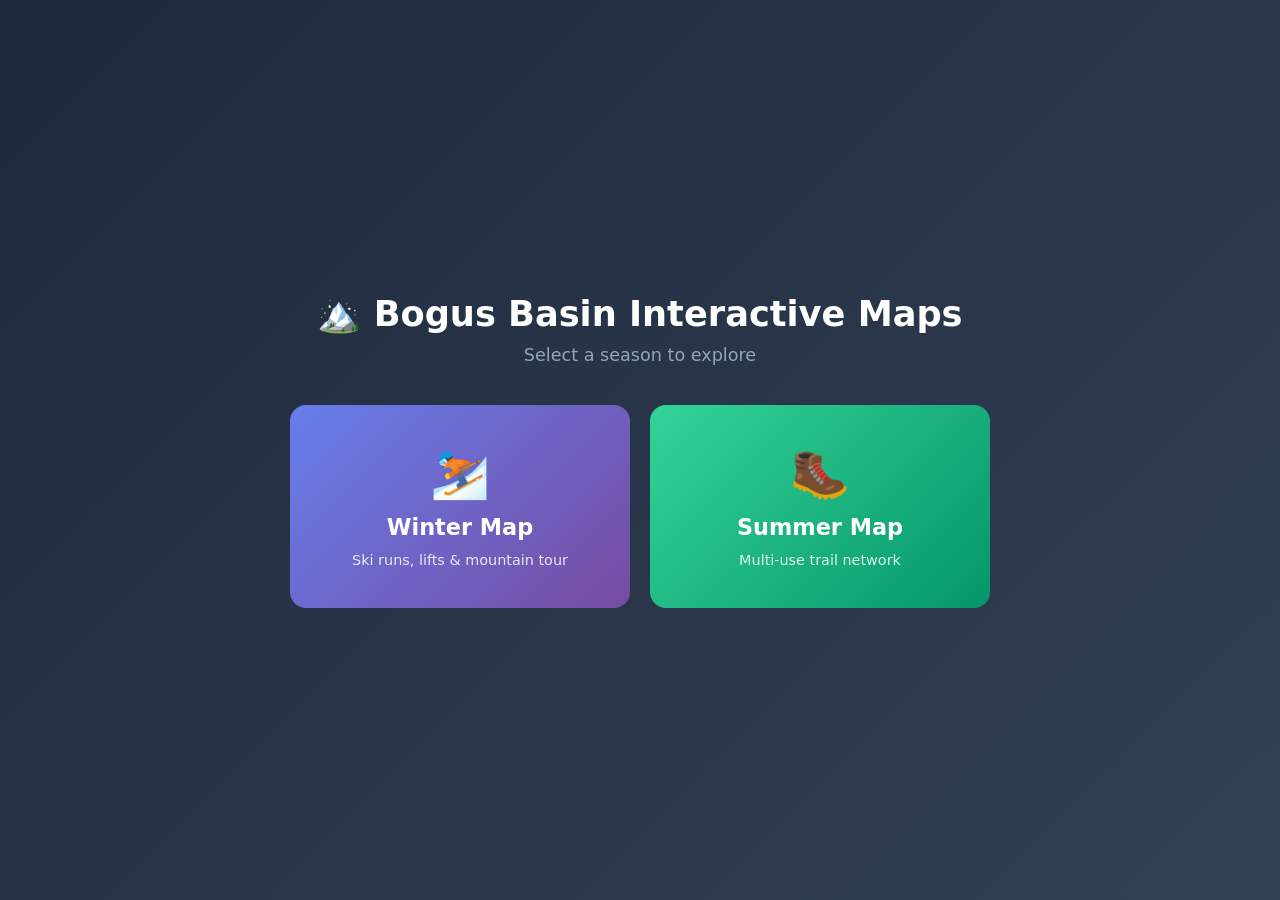
<file: index.html>
<!DOCTYPE html>
<html lang="en">
<head>
    <meta charset="UTF-8">
    <meta name="viewport" content="width=device-width, initial-scale=1.0">
    <title>Bogus Basin Interactive Maps</title>
    <link rel="icon" href="data:image/svg+xml,%3Csvg xmlns='http://www.w3.org/2000/svg' viewBox='0 0 64 64'%3E%3Cdefs%3E%3ClinearGradient id='sky' x1='0%25' y1='0%25' x2='0%25' y2='100%25'%3E%3Cstop offset='0%25' style='stop-color:%23667eea;stop-opacity:1'/%3E%3Cstop offset='100%25' style='stop-color:%23764ba2;stop-opacity:1'/%3E%3C/linearGradient%3E%3C/defs%3E%3Crect fill='url(%23sky)' width='64' height='64'/%3E%3Cpath fill='%235a67d8' d='M0 64 L20 30 L45 64 Z'/%3E%3Cpath fill='%236b7bb8' d='M15 64 L32 15 L55 64 Z'/%3E%3Cpath fill='%23ffffff' d='M32 15 L28 25 L32 22 L36 25 Z'/%3E%3Cpath fill='%23e0e7ff' d='M28 25 L32 22 L36 25 L40 35 L32 30 L24 35 Z'/%3E%3Cpath fill='%238b9dc3' d='M35 64 L48 35 L64 64 Z'/%3E%3Cpath fill='%23ffffff' d='M48 35 L46 40 L48 38 L50 40 Z'/%3E%3C/svg%3E">
    <style>
        * { margin: 0; padding: 0; box-sizing: border-box; }
        body {
            font-family: 'Segoe UI', system-ui, -apple-system, sans-serif;
            display: flex;
            justify-content: center;
            align-items: center;
            min-height: 100vh;
            background: linear-gradient(135deg, #1e293b 0%, #334155 100%);
            color: white;
            text-align: center;
            padding: 20px;
        }
        .container {
            max-width: 700px;
            width: 100%;
        }
        h1 { font-size: 2.2em; margin-bottom: 10px; }
        .subtitle { font-size: 1.1em; color: #94a3b8; margin-bottom: 40px; }
        .cards {
            display: grid;
            grid-template-columns: 1fr 1fr;
            gap: 20px;
        }
        .card {
            padding: 40px 30px;
            border-radius: 16px;
            text-decoration: none;
            color: white;
            transition: all 0.3s ease;
            display: flex;
            flex-direction: column;
            align-items: center;
            gap: 12px;
        }
        .card:hover {
            transform: translateY(-5px);
            box-shadow: 0 12px 30px rgba(0,0,0,0.3);
        }
        .card-winter {
            background: linear-gradient(135deg, #667eea 0%, #764ba2 100%);
        }
        .card-summer {
            background: linear-gradient(135deg, #34d399 0%, #059669 100%);
        }
        .card-icon { font-size: 3em; }
        .card-title { font-size: 1.4em; font-weight: 700; }
        .card-desc { font-size: 0.9em; opacity: 0.85; }
        @media (max-width: 500px) {
            .cards { grid-template-columns: 1fr; }
            h1 { font-size: 1.6em; }
        }
    </style>
</head>
<body>
    <div class="container">
        <h1>🏔️ Bogus Basin Interactive Maps</h1>
        <p class="subtitle">Select a season to explore</p>
        <div class="cards">
            <a href="Winter/learn.html" class="card card-winter">
                <span class="card-icon">⛷️</span>
                <span class="card-title">Winter Map</span>
                <span class="card-desc">Ski runs, lifts & mountain tour</span>
            </a>
            <a href="Summer/learn.html" class="card card-summer">
                <span class="card-icon">🥾</span>
                <span class="card-title">Summer Map</span>
                <span class="card-desc">Multi-use trail network</span>
            </a>
        </div>
    </div>
</body>
</html>
</file>
